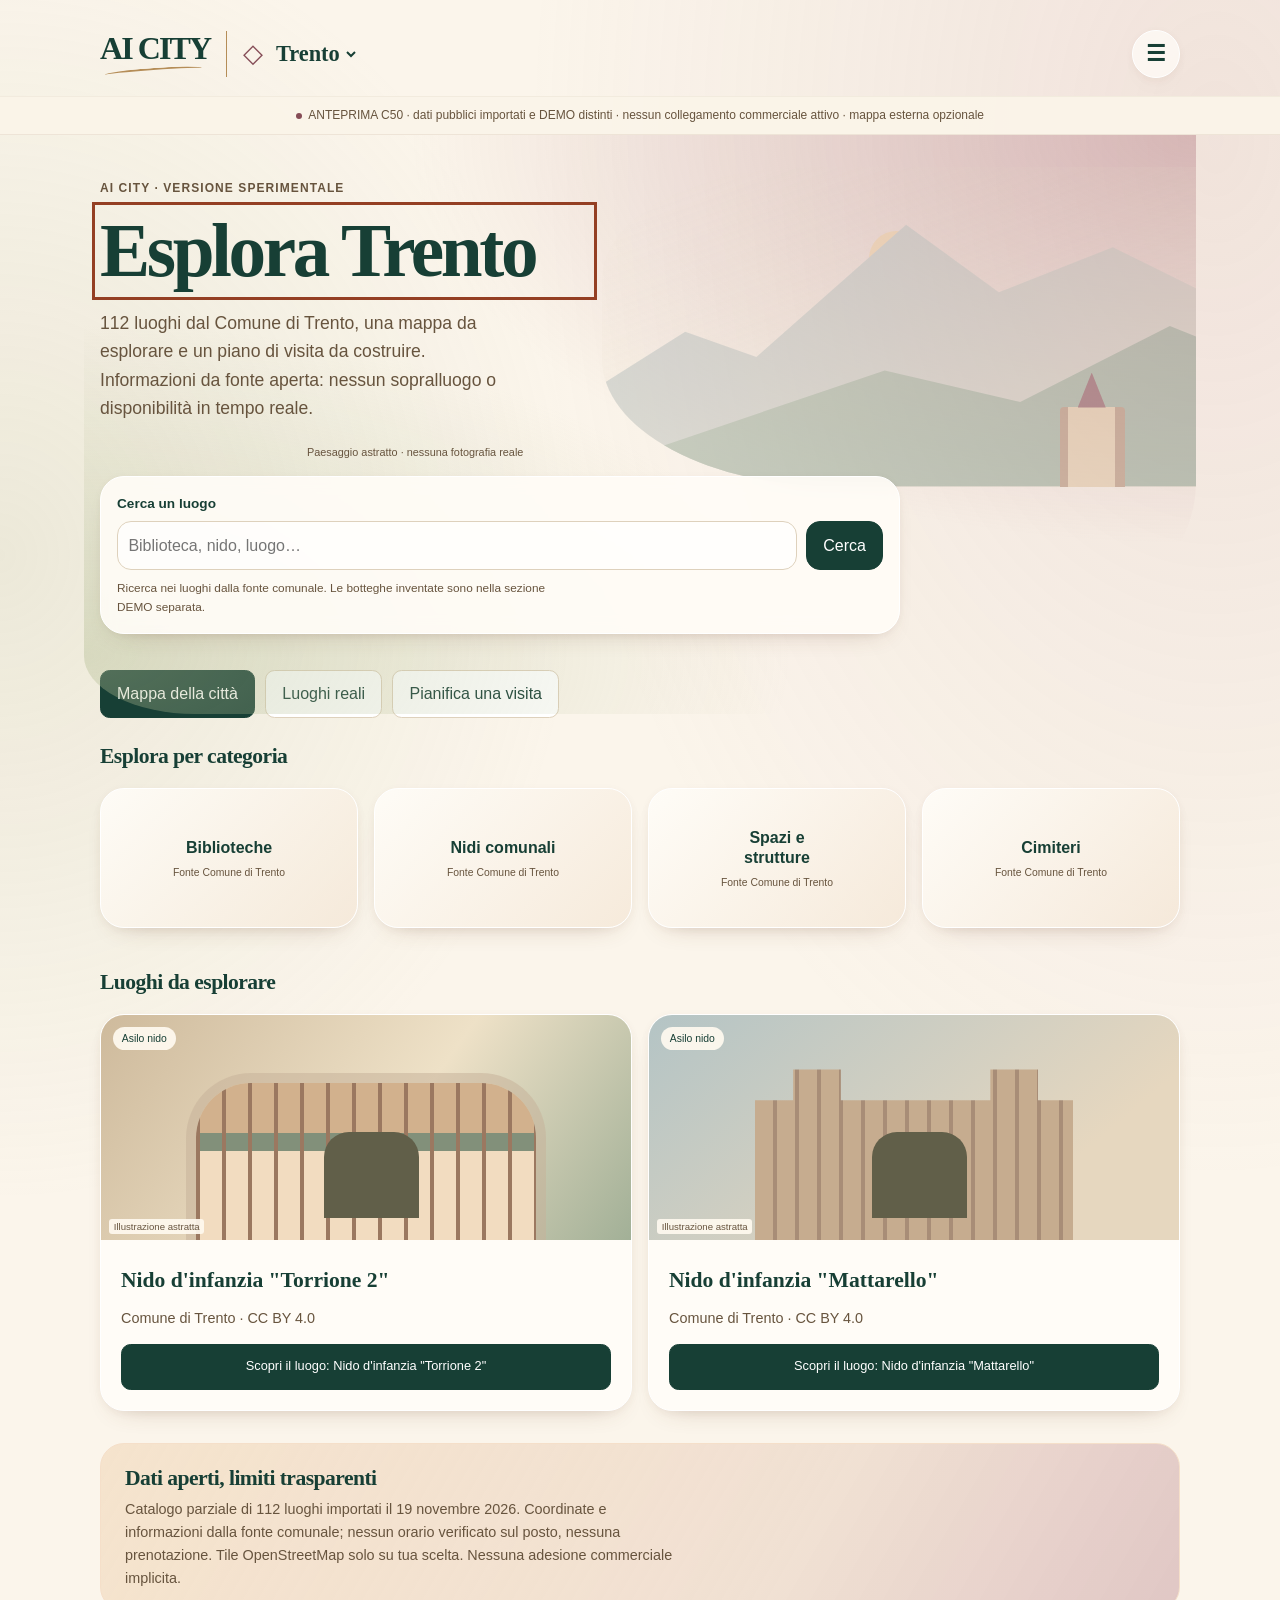
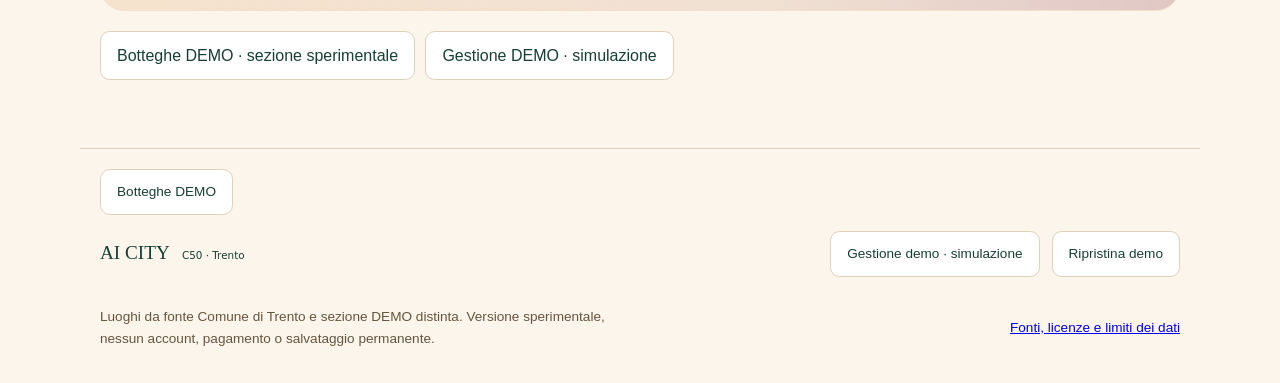
<file: index.html>
<!doctype html>
<html lang="it" data-city="neutral">
<head>
  <meta charset="utf-8">
  <meta name="viewport" content="width=device-width, initial-scale=1">
  <meta http-equiv="Content-Security-Policy" content="default-src 'none'; script-src 'self'; style-src 'self'; connect-src 'none'; img-src 'self' https://tile.openstreetmap.org; object-src 'none'; base-uri 'none'; form-action 'none'">
  <meta name="robots" content="noindex, nofollow">
  <meta name="referrer" content="no-referrer">
  <title>AI CITY — Trento 0.4.0</title>
  <link rel="stylesheet" href="vendor/leaflet/leaflet.css?v=a78371028241">
  <link rel="stylesheet" href="css/themes.css?v=1bc61b730424">
  <link rel="stylesheet" href="css/styles.css?v=4cbe241a34bc">
  <script defer src="vendor/leaflet/leaflet.js?v=85d455b45224"></script>
  <script defer src="js/demo-data.js?v=3ddd07dd8bb1"></script>
  <script defer src="js/themes/cities.js?v=68f220bba441"></script>
  <script defer src="js/state.js?v=ad04cb5efa0e"></script>
  <script defer src="js/content.js?v=97aa7e0a0146"></script>
  <script defer src="js/ui.js?v=668c3257b2c8"></script>
  <script defer src="js/navigation.js?v=e4daad73b8e9"></script>
  <script defer src="js/adapters/services.js?v=25bae5fc5af2"></script>
  <script defer src="js/components/city-map.js?v=9e49afd47bf9"></script>
  <script defer src="js/modules/catalog.js?v=ef05565b4fd0"></script>
  <script defer src="js/modules/editorial.js?v=5b3445614625"></script>
  <script defer src="js/modules/home.js?v=86980cf84861"></script>
  <script defer src="js/modules/discovery.js?v=f77cb1be9a32"></script>
  <script defer src="js/app.js?v=d16a31683021"></script>
</head>
<body>
  <a class="skip" href="#main">Vai al contenuto</a>
  <header class="site-header"><div class="header-inner">
    <button type="button" id="home" class="brand" aria-label="AI CITY — Homepage">AI CITY<span class="brand-stroke" aria-hidden="true"></span></button>
    <div class="city-control"><span class="territory-symbol" role="img" aria-label="Segno neutro, non simbolo territoriale ufficiale">◇</span><label class="sr-only" for="city-selector">Città disponibile</label><select id="city-selector" aria-describedby="city-hint"><option value="trento">Trento</option></select><span id="city-hint" class="sr-only">Solo Trento è disponibile; nessun'altra città è operativa.</span></div>
    <details class="compact-menu"><summary aria-label="Apri menu di navigazione"><span class="menu-lines" aria-hidden="true">☰</span></summary><nav aria-label="Navigazione principale"><button type="button" id="places-nav">Mappa della città</button><button type="button" id="planner-nav">Pianifica una visita</button></nav></details>
  </div></header>
  <aside class="demo-notice"><span class="notice-dot" aria-hidden="true"></span>ANTEPRIMA C50 · dati pubblici importati e DEMO distinti · nessun collegamento commerciale attivo · mappa esterna opzionale</aside>
  <main id="main" tabindex="-1"><h1>Trento si sta preparando</h1><p>Se il messaggio rimane visibile, verifica che tutti gli script locali siano presenti e consentiti.</p></main>
  <p id="announcement" class="sr-only" role="status" aria-live="polite" aria-atomic="true"></p>
  <footer><button type="button" id="explore">Botteghe DEMO</button><div class="footer-top"><span class="footer-wordmark">AI CITY <small>C50 · Trento</small></span><button type="button" id="manage">Gestione demo · simulazione</button><button type="button" id="reset">Ripristina demo</button></div><p>Luoghi da fonte Comune di Trento e sezione DEMO distinta. Versione sperimentale, nessun account, pagamento o salvataggio permanente.</p><p><a href="attributions.html">Fonti, licenze e limiti dei dati</a></p></footer>
  <noscript><p class="demo-notice">Abilita JavaScript locale per esplorare la demo. Nessun servizio esterno è necessario.</p></noscript>
</body>
</html>
</file>
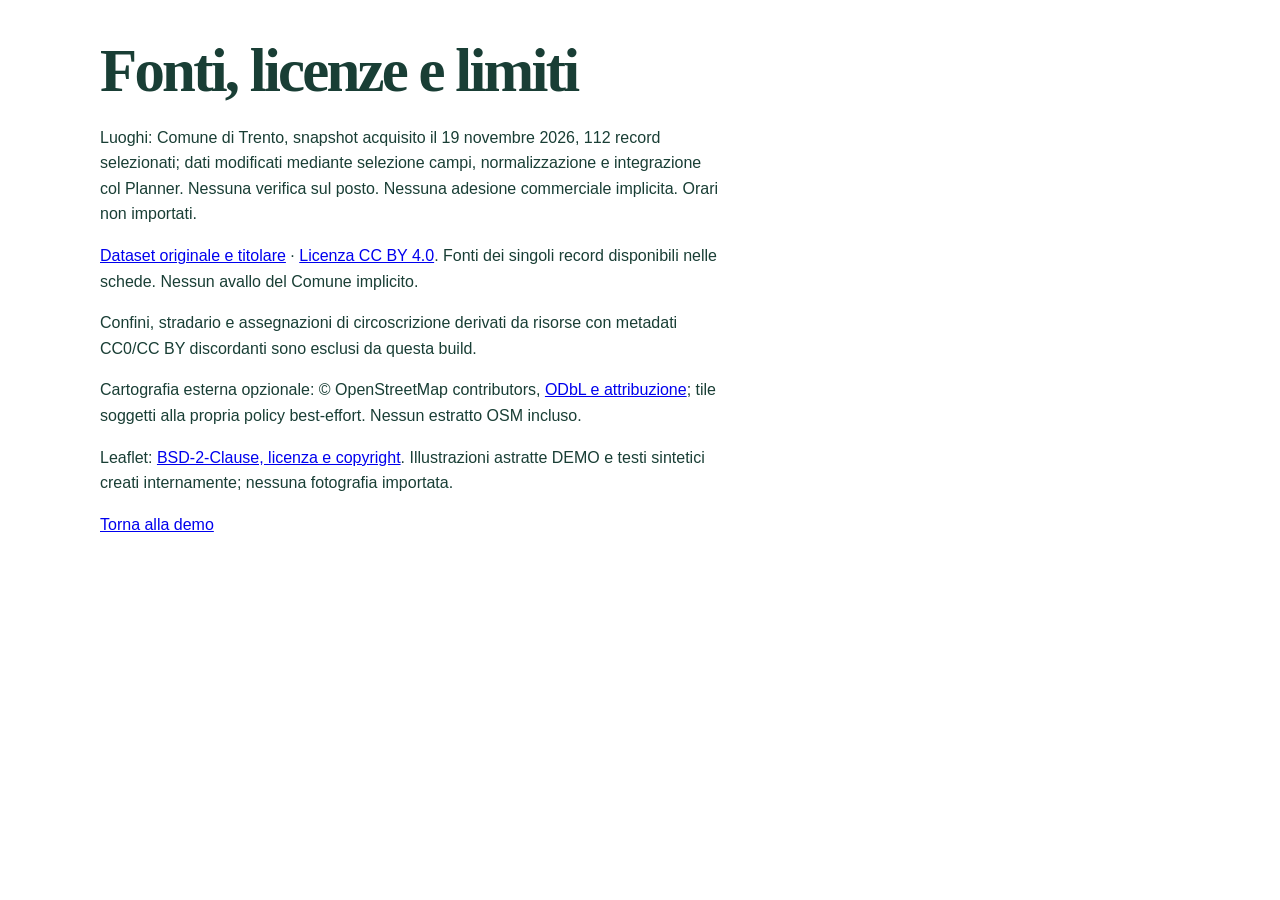
<file: attributions.html>
<!doctype html><html lang="it"><meta charset="utf-8"><meta name="viewport" content="width=device-width"><meta http-equiv="Content-Security-Policy" content="default-src 'none'; style-src 'self'; base-uri 'none'"><title>Fonti e licenze C50</title><link rel="stylesheet" href="css/styles.css"><main><h1>Fonti, licenze e limiti</h1><p>Luoghi: Comune di Trento, snapshot acquisito il 19 novembre 2026, 112 record selezionati; dati modificati mediante selezione campi, normalizzazione e integrazione col Planner. Nessuna verifica sul posto. Nessuna adesione commerciale implicita. Orari non importati.</p><p><a href="https://www.comune.trento.it/Amministrazione/Documenti-e-dati/Dataset/Luoghi-del-Comune-di-Trento">Dataset originale e titolare</a> · <a href="https://creativecommons.org/licenses/by/4.0/">Licenza CC BY 4.0</a>. Fonti dei singoli record disponibili nelle schede. Nessun avallo del Comune implicito.</p><p>Confini, stradario e assegnazioni di circoscrizione derivati da risorse con metadati CC0/CC BY discordanti sono esclusi da questa build.</p><p>Cartografia esterna opzionale: © OpenStreetMap contributors, <a href="https://www.openstreetmap.org/copyright">ODbL e attribuzione</a>; tile soggetti alla propria policy best-effort. Nessun estratto OSM incluso.</p><p>Leaflet: <a href="vendor/leaflet/LICENSE">BSD-2-Clause, licenza e copyright</a>. Illustrazioni astratte DEMO e testi sintetici creati internamente; nessuna fotografia importata.</p><a href="index.html">Torna alla demo</a></main></html>
</file>
<file: vendor/leaflet/leaflet.css>
/* required styles */

.leaflet-pane,
.leaflet-tile,
.leaflet-marker-icon,
.leaflet-marker-shadow,
.leaflet-tile-container,
.leaflet-pane > svg,
.leaflet-pane > canvas,
.leaflet-zoom-box,
.leaflet-image-layer,
.leaflet-layer {
	position: absolute;
	left: 0;
	top: 0;
	}
.leaflet-container {
	overflow: hidden;
	}
.leaflet-tile,
.leaflet-marker-icon,
.leaflet-marker-shadow {
	-webkit-user-select: none;
	   -moz-user-select: none;
	        user-select: none;
	  -webkit-user-drag: none;
	}
/* Prevents IE11 from highlighting tiles in blue */
.leaflet-tile::selection {
	background: transparent;
}
/* Safari renders non-retina tile on retina better with this, but Chrome is worse */
.leaflet-safari .leaflet-tile {
	image-rendering: -webkit-optimize-contrast;
	}
/* hack that prevents hw layers "stretching" when loading new tiles */
.leaflet-safari .leaflet-tile-container {
	width: 1600px;
	height: 1600px;
	-webkit-transform-origin: 0 0;
	}
.leaflet-marker-icon,
.leaflet-marker-shadow {
	display: block;
	}
/* .leaflet-container svg: reset svg max-width decleration shipped in Joomla! (joomla.org) 3.x */
/* .leaflet-container img: map is broken in FF if you have max-width: 100% on tiles */
.leaflet-container .leaflet-overlay-pane svg {
	max-width: none !important;
	max-height: none !important;
	}
.leaflet-container .leaflet-marker-pane img,
.leaflet-container .leaflet-shadow-pane img,
.leaflet-container .leaflet-tile-pane img,
.leaflet-container img.leaflet-image-layer,
.leaflet-container .leaflet-tile {
	max-width: none !important;
	max-height: none !important;
	width: auto;
	padding: 0;
	}

.leaflet-container img.leaflet-tile {
	/* See: https://bugs.chromium.org/p/chromium/issues/detail?id=600120 */
	mix-blend-mode: plus-lighter;
}

.leaflet-container.leaflet-touch-zoom {
	-ms-touch-action: pan-x pan-y;
	touch-action: pan-x pan-y;
	}
.leaflet-container.leaflet-touch-drag {
	-ms-touch-action: pinch-zoom;
	/* Fallback for FF which doesn't support pinch-zoom */
	touch-action: none;
	touch-action: pinch-zoom;
}
.leaflet-container.leaflet-touch-drag.leaflet-touch-zoom {
	-ms-touch-action: none;
	touch-action: none;
}
.leaflet-container {
	-webkit-tap-highlight-color: transparent;
}
.leaflet-container a {
	-webkit-tap-highlight-color: rgba(51, 181, 229, 0.4);
}
.leaflet-tile {
	filter: inherit;
	visibility: hidden;
	}
.leaflet-tile-loaded {
	visibility: inherit;
	}
.leaflet-zoom-box {
	width: 0;
	height: 0;
	-moz-box-sizing: border-box;
	     box-sizing: border-box;
	z-index: 800;
	}
/* workaround for https://bugzilla.mozilla.org/show_bug.cgi?id=888319 */
.leaflet-overlay-pane svg {
	-moz-user-select: none;
	}

.leaflet-pane         { z-index: 400; }

.leaflet-tile-pane    { z-index: 200; }
.leaflet-overlay-pane { z-index: 400; }
.leaflet-shadow-pane  { z-index: 500; }
.leaflet-marker-pane  { z-index: 600; }
.leaflet-tooltip-pane   { z-index: 650; }
.leaflet-popup-pane   { z-index: 700; }

.leaflet-map-pane canvas { z-index: 100; }
.leaflet-map-pane svg    { z-index: 200; }

.leaflet-vml-shape {
	width: 1px;
	height: 1px;
	}
.lvml {
	behavior: url(#default#VML);
	display: inline-block;
	position: absolute;
	}


/* control positioning */

.leaflet-control {
	position: relative;
	z-index: 800;
	pointer-events: visiblePainted; /* IE 9-10 doesn't have auto */
	pointer-events: auto;
	}
.leaflet-top,
.leaflet-bottom {
	position: absolute;
	z-index: 1000;
	pointer-events: none;
	}
.leaflet-top {
	top: 0;
	}
.leaflet-right {
	right: 0;
	}
.leaflet-bottom {
	bottom: 0;
	}
.leaflet-left {
	left: 0;
	}
.leaflet-control {
	float: left;
	clear: both;
	}
.leaflet-right .leaflet-control {
	float: right;
	}
.leaflet-top .leaflet-control {
	margin-top: 10px;
	}
.leaflet-bottom .leaflet-control {
	margin-bottom: 10px;
	}
.leaflet-left .leaflet-control {
	margin-left: 10px;
	}
.leaflet-right .leaflet-control {
	margin-right: 10px;
	}


/* zoom and fade animations */

.leaflet-fade-anim .leaflet-popup {
	opacity: 0;
	-webkit-transition: opacity 0.2s linear;
	   -moz-transition: opacity 0.2s linear;
	        transition: opacity 0.2s linear;
	}
.leaflet-fade-anim .leaflet-map-pane .leaflet-popup {
	opacity: 1;
	}
.leaflet-zoom-animated {
	-webkit-transform-origin: 0 0;
	    -ms-transform-origin: 0 0;
	        transform-origin: 0 0;
	}
svg.leaflet-zoom-animated {
	will-change: transform;
}

.leaflet-zoom-anim .leaflet-zoom-animated {
	-webkit-transition: -webkit-transform 0.25s cubic-bezier(0,0,0.25,1);
	   -moz-transition:    -moz-transform 0.25s cubic-bezier(0,0,0.25,1);
	        transition:         transform 0.25s cubic-bezier(0,0,0.25,1);
	}
.leaflet-zoom-anim .leaflet-tile,
.leaflet-pan-anim .leaflet-tile {
	-webkit-transition: none;
	   -moz-transition: none;
	        transition: none;
	}

.leaflet-zoom-anim .leaflet-zoom-hide {
	visibility: hidden;
	}


/* cursors */

.leaflet-interactive {
	cursor: pointer;
	}
.leaflet-grab {
	cursor: -webkit-grab;
	cursor:    -moz-grab;
	cursor:         grab;
	}
.leaflet-crosshair,
.leaflet-crosshair .leaflet-interactive {
	cursor: crosshair;
	}
.leaflet-popup-pane,
.leaflet-control {
	cursor: auto;
	}
.leaflet-dragging .leaflet-grab,
.leaflet-dragging .leaflet-grab .leaflet-interactive,
.leaflet-dragging .leaflet-marker-draggable {
	cursor: move;
	cursor: -webkit-grabbing;
	cursor:    -moz-grabbing;
	cursor:         grabbing;
	}

/* marker & overlays interactivity */
.leaflet-marker-icon,
.leaflet-marker-shadow,
.leaflet-image-layer,
.leaflet-pane > svg path,
.leaflet-tile-container {
	pointer-events: none;
	}

.leaflet-marker-icon.leaflet-interactive,
.leaflet-image-layer.leaflet-interactive,
.leaflet-pane > svg path.leaflet-interactive,
svg.leaflet-image-layer.leaflet-interactive path {
	pointer-events: visiblePainted; /* IE 9-10 doesn't have auto */
	pointer-events: auto;
	}

/* visual tweaks */

.leaflet-container {
	background: #ddd;
	outline-offset: 1px;
	}
.leaflet-container a {
	color: #0078A8;
	}
.leaflet-zoom-box {
	border: 2px dotted #38f;
	background: rgba(255,255,255,0.5);
	}


/* general typography */
.leaflet-container {
	font-family: "Helvetica Neue", Arial, Helvetica, sans-serif;
	font-size: 12px;
	font-size: 0.75rem;
	line-height: 1.5;
	}


/* general toolbar styles */

.leaflet-bar {
	box-shadow: 0 1px 5px rgba(0,0,0,0.65);
	border-radius: 4px;
	}
.leaflet-bar a {
	background-color: #fff;
	border-bottom: 1px solid #ccc;
	width: 26px;
	height: 26px;
	line-height: 26px;
	display: block;
	text-align: center;
	text-decoration: none;
	color: black;
	}
.leaflet-bar a,
.leaflet-control-layers-toggle {
	background-position: 50% 50%;
	background-repeat: no-repeat;
	display: block;
	}
.leaflet-bar a:hover,
.leaflet-bar a:focus {
	background-color: #f4f4f4;
	}
.leaflet-bar a:first-child {
	border-top-left-radius: 4px;
	border-top-right-radius: 4px;
	}
.leaflet-bar a:last-child {
	border-bottom-left-radius: 4px;
	border-bottom-right-radius: 4px;
	border-bottom: none;
	}
.leaflet-bar a.leaflet-disabled {
	cursor: default;
	background-color: #f4f4f4;
	color: #bbb;
	}

.leaflet-touch .leaflet-bar a {
	width: 30px;
	height: 30px;
	line-height: 30px;
	}
.leaflet-touch .leaflet-bar a:first-child {
	border-top-left-radius: 2px;
	border-top-right-radius: 2px;
	}
.leaflet-touch .leaflet-bar a:last-child {
	border-bottom-left-radius: 2px;
	border-bottom-right-radius: 2px;
	}

/* zoom control */

.leaflet-control-zoom-in,
.leaflet-control-zoom-out {
	font: bold 18px 'Lucida Console', Monaco, monospace;
	text-indent: 1px;
	}

.leaflet-touch .leaflet-control-zoom-in, .leaflet-touch .leaflet-control-zoom-out  {
	font-size: 22px;
	}


/* layers control */

.leaflet-control-layers {
	box-shadow: 0 1px 5px rgba(0,0,0,0.4);
	background: #fff;
	border-radius: 5px;
	}
.leaflet-control-layers-toggle {
	background-image: url(images/layers.png);
	width: 36px;
	height: 36px;
	}
.leaflet-retina .leaflet-control-layers-toggle {
	background-image: url(images/layers-2x.png);
	background-size: 26px 26px;
	}
.leaflet-touch .leaflet-control-layers-toggle {
	width: 44px;
	height: 44px;
	}
.leaflet-control-layers .leaflet-control-layers-list,
.leaflet-control-layers-expanded .leaflet-control-layers-toggle {
	display: none;
	}
.leaflet-control-layers-expanded .leaflet-control-layers-list {
	display: block;
	position: relative;
	}
.leaflet-control-layers-expanded {
	padding: 6px 10px 6px 6px;
	color: #333;
	background: #fff;
	}
.leaflet-control-layers-scrollbar {
	overflow-y: scroll;
	overflow-x: hidden;
	padding-right: 5px;
	}
.leaflet-control-layers-selector {
	margin-top: 2px;
	position: relative;
	top: 1px;
	}
.leaflet-control-layers label {
	display: block;
	font-size: 13px;
	font-size: 1.08333em;
	}
.leaflet-control-layers-separator {
	height: 0;
	border-top: 1px solid #ddd;
	margin: 5px -10px 5px -6px;
	}

/* Default icon URLs */
.leaflet-default-icon-path { /* used only in path-guessing heuristic, see L.Icon.Default */
	background-image: url(images/marker-icon.png);
	}


/* attribution and scale controls */

.leaflet-container .leaflet-control-attribution {
	background: #fff;
	background: rgba(255, 255, 255, 0.8);
	margin: 0;
	}
.leaflet-control-attribution,
.leaflet-control-scale-line {
	padding: 0 5px;
	color: #333;
	line-height: 1.4;
	}
.leaflet-control-attribution a {
	text-decoration: none;
	}
.leaflet-control-attribution a:hover,
.leaflet-control-attribution a:focus {
	text-decoration: underline;
	}
.leaflet-attribution-flag {
	display: inline !important;
	vertical-align: baseline !important;
	width: 1em;
	height: 0.6669em;
	}
.leaflet-left .leaflet-control-scale {
	margin-left: 5px;
	}
.leaflet-bottom .leaflet-control-scale {
	margin-bottom: 5px;
	}
.leaflet-control-scale-line {
	border: 2px solid #777;
	border-top: none;
	line-height: 1.1;
	padding: 2px 5px 1px;
	white-space: nowrap;
	-moz-box-sizing: border-box;
	     box-sizing: border-box;
	background: rgba(255, 255, 255, 0.8);
	text-shadow: 1px 1px #fff;
	}
.leaflet-control-scale-line:not(:first-child) {
	border-top: 2px solid #777;
	border-bottom: none;
	margin-top: -2px;
	}
.leaflet-control-scale-line:not(:first-child):not(:last-child) {
	border-bottom: 2px solid #777;
	}

.leaflet-touch .leaflet-control-attribution,
.leaflet-touch .leaflet-control-layers,
.leaflet-touch .leaflet-bar {
	box-shadow: none;
	}
.leaflet-touch .leaflet-control-layers,
.leaflet-touch .leaflet-bar {
	border: 2px solid rgba(0,0,0,0.2);
	background-clip: padding-box;
	}


/* popup */

.leaflet-popup {
	position: absolute;
	text-align: center;
	margin-bottom: 20px;
	}
.leaflet-popup-content-wrapper {
	padding: 1px;
	text-align: left;
	border-radius: 12px;
	}
.leaflet-popup-content {
	margin: 13px 24px 13px 20px;
	line-height: 1.3;
	font-size: 13px;
	font-size: 1.08333em;
	min-height: 1px;
	}
.leaflet-popup-content p {
	margin: 17px 0;
	margin: 1.3em 0;
	}
.leaflet-popup-tip-container {
	width: 40px;
	height: 20px;
	position: absolute;
	left: 50%;
	margin-top: -1px;
	margin-left: -20px;
	overflow: hidden;
	pointer-events: none;
	}
.leaflet-popup-tip {
	width: 17px;
	height: 17px;
	padding: 1px;

	margin: -10px auto 0;
	pointer-events: auto;

	-webkit-transform: rotate(45deg);
	   -moz-transform: rotate(45deg);
	    -ms-transform: rotate(45deg);
	        transform: rotate(45deg);
	}
.leaflet-popup-content-wrapper,
.leaflet-popup-tip {
	background: white;
	color: #333;
	box-shadow: 0 3px 14px rgba(0,0,0,0.4);
	}
.leaflet-container a.leaflet-popup-close-button {
	position: absolute;
	top: 0;
	right: 0;
	border: none;
	text-align: center;
	width: 24px;
	height: 24px;
	font: 16px/24px Tahoma, Verdana, sans-serif;
	color: #757575;
	text-decoration: none;
	background: transparent;
	}
.leaflet-container a.leaflet-popup-close-button:hover,
.leaflet-container a.leaflet-popup-close-button:focus {
	color: #585858;
	}
.leaflet-popup-scrolled {
	overflow: auto;
	}

.leaflet-oldie .leaflet-popup-content-wrapper {
	-ms-zoom: 1;
	}
.leaflet-oldie .leaflet-popup-tip {
	width: 24px;
	margin: 0 auto;

	-ms-filter: "progid:DXImageTransform.Microsoft.Matrix(M11=0.70710678, M12=0.70710678, M21=-0.70710678, M22=0.70710678)";
	filter: progid:DXImageTransform.Microsoft.Matrix(M11=0.70710678, M12=0.70710678, M21=-0.70710678, M22=0.70710678);
	}

.leaflet-oldie .leaflet-control-zoom,
.leaflet-oldie .leaflet-control-layers,
.leaflet-oldie .leaflet-popup-content-wrapper,
.leaflet-oldie .leaflet-popup-tip {
	border: 1px solid #999;
	}


/* div icon */

.leaflet-div-icon {
	background: #fff;
	border: 1px solid #666;
	}


/* Tooltip */
/* Base styles for the element that has a tooltip */
.leaflet-tooltip {
	position: absolute;
	padding: 6px;
	background-color: #fff;
	border: 1px solid #fff;
	border-radius: 3px;
	color: #222;
	white-space: nowrap;
	-webkit-user-select: none;
	-moz-user-select: none;
	-ms-user-select: none;
	user-select: none;
	pointer-events: none;
	box-shadow: 0 1px 3px rgba(0,0,0,0.4);
	}
.leaflet-tooltip.leaflet-interactive {
	cursor: pointer;
	pointer-events: auto;
	}
.leaflet-tooltip-top:before,
.leaflet-tooltip-bottom:before,
.leaflet-tooltip-left:before,
.leaflet-tooltip-right:before {
	position: absolute;
	pointer-events: none;
	border: 6px solid transparent;
	background: transparent;
	content: "";
	}

/* Directions */

.leaflet-tooltip-bottom {
	margin-top: 6px;
}
.leaflet-tooltip-top {
	margin-top: -6px;
}
.leaflet-tooltip-bottom:before,
.leaflet-tooltip-top:before {
	left: 50%;
	margin-left: -6px;
	}
.leaflet-tooltip-top:before {
	bottom: 0;
	margin-bottom: -12px;
	border-top-color: #fff;
	}
.leaflet-tooltip-bottom:before {
	top: 0;
	margin-top: -12px;
	margin-left: -6px;
	border-bottom-color: #fff;
	}
.leaflet-tooltip-left {
	margin-left: -6px;
}
.leaflet-tooltip-right {
	margin-left: 6px;
}
.leaflet-tooltip-left:before,
.leaflet-tooltip-right:before {
	top: 50%;
	margin-top: -6px;
	}
.leaflet-tooltip-left:before {
	right: 0;
	margin-right: -12px;
	border-left-color: #fff;
	}
.leaflet-tooltip-right:before {
	left: 0;
	margin-left: -12px;
	border-right-color: #fff;
	}

/* Printing */

@media print {
	/* Prevent printers from removing background-images of controls. */
	.leaflet-control {
		-webkit-print-color-adjust: exact;
		print-color-adjust: exact;
		}
	}
</file>
<file: css/themes.css>
/* Palette di progetto: non identifica una bandiera ufficiale. Fallback neutro alla radice. */
:root, :root[data-city="neutral"] {
  --cream: #f6f4ee; --paper: #fffdfa; --ink: #233d35; --muted: #59665d;
  --wine: #70666a; --wine-soft: #d8ced0; --sage: #ccd4c8; --gold: #b39b76;
  --line: #d7d9d0; --focus: #813f25;
}
:root[data-city="trento"] {
  --cream: #fbf5eb; --paper: #fffcf7; --ink: #173f35; --muted: #67543e;
  --wine: #854c56; --wine-soft: #d8b5b2; --sage: #c3c9ad; --gold: #b58d57;
  --line: #ded1bc; --focus: #943f23;
}
</file>
<file: css/styles.css>
:root {
  color-scheme: light;
  --ink: #193e35;
  --muted: #4b625a;
  --paper: #f5f3eb;
  --line: #bdcbc0;
  --green: #18583f;
  --focus: #a43b0b;
  font-family: system-ui, -apple-system, sans-serif;
  font-size: 16px;
  line-height: 1.6;
  color: var(--ink);
  background: var(--paper);
}
* { box-sizing: border-box; }
body { margin: 0; }
.site-header { background: #123d33; color: white; }
.header-inner, main, footer { max-width: 1120px; margin: auto; padding: 1.25rem; }
.header-inner { display: flex; flex-wrap: wrap; align-items: center; gap: 1rem; }
.brand { color: white; background: transparent; border: 0; padding: .25rem; font-size: 1.6rem; font-weight: 850; text-align: left; }
.brand span { display: block; font-size: .8rem; font-weight: 450; }
.version { border: 1px solid #94bbaa; border-radius: 2rem; padding: .25rem .7rem; font-size: .8rem; }
nav { display: flex; gap: .5rem; flex-wrap: wrap; margin-left: auto; }
nav button { color: white; background: transparent; border-color: #94bbaa; }
nav button[aria-current="page"] { color: #123d33; background: #e1efe4; }
.demo-notice { padding: .8rem 1.25rem; text-align: center; color: #4d390c; background: #f8dfa3; font-size: .9rem; }
main { min-height: 65vh; padding-top: 2rem; padding-bottom: 3rem; }
h1 { max-width: 20ch; font-size: clamp(2rem, 6vw, 3.8rem); line-height: 1.1; letter-spacing: -.045em; margin: .6rem 0 1.25rem; overflow-wrap: anywhere; }
h2 { font-size: 1.35rem; line-height: 1.3; }
h3 { font-size: 1.3rem; line-height: 1.3; margin: .5rem 0; }
p { max-width: 70ch; }
.lead { font-size: 1.15rem; }
.eyebrow { text-transform: uppercase; letter-spacing: .09em; font-size: .75rem; font-weight: 750; }
.muted, .field-hint { color: var(--muted); }
.hero { padding: .75rem 0 1.5rem; max-width: 760px; }
button, input, select, textarea { font: inherit; }
button { min-height: 46px; padding: .65rem 1rem; border: 1px solid #4d7160; background: white; color: var(--ink); border-radius: .6rem; cursor: pointer; white-space: normal; overflow-wrap: anywhere; }
button.primary { color: white; background: var(--green); border-color: var(--green); }
button:hover:not(:disabled) { box-shadow: 0 2px 0 #193e3533; }
button:disabled { color: #536159; background: #e0e5df; border-color: #8c9c90; cursor: not-allowed; }
:focus-visible { outline: 3px solid var(--focus); outline-offset: 4px; }
.site-header :focus-visible { outline-color: #ffdb91; }
h1:focus, h3:focus { outline: 3px solid var(--focus); outline-offset: 5px; }
.actions { display: flex; flex-wrap: wrap; gap: .65rem; margin: 1.25rem 0; }
.card, .profile-card { background: white; border: 1px solid var(--line); border-radius: 1rem; padding: 1.25rem; margin: 1rem 0; overflow-wrap: anywhere; }
.card.selected { border: 3px solid var(--green); padding: calc(1.25rem - 2px); }
.badge { display: inline-block; background: #e2ece2; border-radius: .4rem; padding: .25rem .65rem; font-size: .85rem; font-weight: 650; }
.filters { display: grid; grid-template-columns: minmax(0, 2fr) minmax(0, 1fr); gap: 1rem; }
label { display: block; font-weight: 650; margin: .9rem 0 .3rem; }
input, select, textarea { width: 100%; min-width: 0; min-height: 46px; padding: .65rem; background: white; color: var(--ink); border: 1px solid #657e70; border-radius: .45rem; }
textarea { min-height: 120px; resize: vertical; }
input[aria-invalid="true"], textarea[aria-invalid="true"], select[aria-invalid="true"] { border: 2px solid #932e19; }
.field-hint { font-size: .85rem; margin-top: .35rem; }
.result-count { font-weight: 700; }
.catalog-layout { display: grid; grid-template-columns: minmax(0, 1.1fr) minmax(0, .9fr); gap: 1.5rem; align-items: start; }
.catalog-layout > * { min-width: 0; }
.map { border: 2px dashed #708d77; border-radius: 1rem; padding: 1rem; background: repeating-linear-gradient(35deg, #e6eddf, #e6eddf 36px, #d7e4d3 37px, #d7e4d3 40px); }
.map > p, .map-selection { background: #f7f8f1; border-radius: .5rem; padding: .7rem; }
.map-selection:empty { display: none; }
.pins { display: grid; gap: 1rem; margin: 1.25rem 0; }
.pin { text-align: left; border: 2px solid var(--green); }
.pin[aria-pressed="true"] { color: white; background: var(--green); }
.details { display: grid; grid-template-columns: minmax(120px, .6fr) minmax(0, 2fr); gap: .8rem 1.25rem; }
dt { font-weight: 700; }
dd { margin: 0; overflow-wrap: anywhere; }
.empty-state, .error-panel, .feedback { padding: 1rem; border: 1px solid var(--line); border-radius: .7rem; background: #e8eee3; overflow-wrap: anywhere; }
.error-panel, .form-errors { color: #832916; }
.form-errors:empty { display: none; }
.domain { background: white; border: 1px solid var(--line); padding: 1rem; border-radius: .7rem; overflow-wrap: anywhere; font-weight: 700; }
form:not(.filters) { max-width: 720px; }
fieldset { border: 1px solid #657e70; border-radius: .6rem; margin-top: 1.5rem; min-width: 0; }
legend { padding: 0 .4rem; font-weight: 700; }
.check { display: flex; align-items: flex-start; gap: .75rem; font-weight: 400; padding: .4rem 0; }
.check input { width: 24px; height: 24px; min-height: 24px; flex: 0 0 24px; margin-top: .2rem; }
footer { border-top: 1px solid var(--line); display: flex; flex-wrap: wrap; align-items: center; justify-content: space-between; gap: 1rem; font-size: .85rem; }
.skip { position: absolute; top: -100px; left: 1rem; z-index: 10; background: white; color: var(--ink); padding: 1rem; }
.skip:focus { top: 1rem; }
.sr-only { position: absolute; width: 1px; height: 1px; overflow: hidden; clip-path: inset(50%); white-space: nowrap; }
@media (max-width: 700px) {
  .header-inner, main, footer { padding-left: 1rem; padding-right: 1rem; }
  nav { width: 100%; margin-left: 0; }
  nav button { flex: 1; }
  .version { margin-left: auto; }
  .filters, .catalog-layout, .details { grid-template-columns: minmax(0, 1fr); }
  .map-section { margin-top: .5rem; }
  .details { gap: .2rem; }
  dd { margin-bottom: .9rem; }
  .actions > button { flex: 1 1 180px; }
}
@media (prefers-reduced-motion: reduce) { * { scroll-behavior: auto; } }
/* Lo schema opzionale crea i segnaposto solo quando viene aperto. */
summary { cursor: pointer; min-height: 46px; padding: .7rem; border: 1px solid var(--line); border-radius: .5rem; font-weight: 650; }
details[open] > summary { margin-bottom: .75rem; }

/* AI CITY 0.4.0 — design system: carta, crema e velature territoriali astratte. */
:root {
  --green: var(--ink);
  --radius-panel: 24px;
  --shadow-paper: 0 12px 28px -20px #6d462e75, 0 2px 8px #6d462e0c;
  font-family: -apple-system, BlinkMacSystemFont, 'Segoe UI', sans-serif;
  color: var(--ink);
  background: var(--cream);
}
body {
  background: radial-gradient(ellipse at 95% 7%, #be8c922d, transparent 40%), radial-gradient(ellipse at 0% 28%, #b4bb9536, transparent 32%), var(--cream);
}
h1, h2, h3, .brand, .footer-wordmark { font-family: Georgia, 'Times New Roman', serif; }
h1 { font-weight: 600; letter-spacing: -.045em; line-height: 1.09; }
h2 { font-weight: 600; letter-spacing: -.025em; }
.site-header { color: var(--ink); background: transparent; }
.header-inner { position: relative; gap: 1rem; padding-top: 1.5rem; padding-bottom: .8rem; }
.brand { color: var(--ink); position: relative; font-size: 2rem; line-height: 1; letter-spacing: -.06em; padding: .5rem 0; min-height: 50px; }
.brand-stroke { display: block; height: 7px; margin: 4px 8px 0 5px; border-top: 2px solid var(--gold); border-radius: 50%; transform: rotate(-4deg); }
.city-control { display: flex; gap: .35rem; align-items: center; border-left: 1px solid var(--gold); padding-left: 1rem; }
.city-control select { width: auto; max-width: 145px; border: 0; background: transparent; font-family: Georgia, serif; font-size: 1.4rem; font-weight: 600; color: var(--ink); padding: .2rem; }
.territory-symbol { color: var(--wine); font-size: 1.6rem; }
.compact-menu { margin-left: auto; }
.compact-menu > summary { list-style: none; display: grid; place-items: center; min-width: 48px; min-height: 48px; padding: .5rem; border: 1px solid #fff; border-radius: 50%; background: #fffcf7c9; box-shadow: var(--shadow-paper); }
.compact-menu > summary::-webkit-details-marker { display: none; }
.menu-lines { font-size: 1.35rem; line-height: 1; }
.compact-menu nav { position: absolute; right: 1rem; top: calc(100% - 6px); z-index: 20; margin: 0; padding: .75rem; background: var(--paper); border: 1px solid var(--line); border-radius: 16px; box-shadow: var(--shadow-paper); max-width: calc(100vw - 2rem); }
nav button { color: var(--ink); border-color: var(--line); background: var(--paper); }
.site-header :focus-visible { outline-color: var(--focus); }
.demo-notice { position: sticky; top: 0; z-index: 10; background: #faf4e9f5; color: var(--muted); font-size: .75rem; padding: .55rem 1rem; border-top: 1px solid #e3d7c755; border-bottom: 1px solid #e3d7c788; }
.notice-dot { display: inline-block; width: 6px; height: 6px; border-radius: 50%; background: var(--wine); margin-right: .4rem; }
main { padding-top: 1.8rem; }
.eyebrow { color: var(--muted); }
.home-page { padding-top: 0; }
.hero { position: relative; max-width: none; padding: 2rem 0 0; isolation: isolate; }
.hero::before { content: ''; position: absolute; z-index: -2; inset: 0 -1rem -4rem; background: radial-gradient(ellipse at 100% 0%, #aa6c7760, transparent 50%), radial-gradient(ellipse at 0% 90%, #b3bd9366, transparent 45%); border-radius: 0 0 40% 10%; pointer-events: none; }
.hero h1 { position: relative; z-index: 1; font-size: clamp(2.25rem, 6.4vw, 4.7rem); max-width: 13ch; margin-top: .5rem; margin-bottom: 1.1rem; }
.hero > .lead { position: relative; z-index: 1; max-width: 43ch; color: var(--muted); font-size: 1.1rem; }
.landscape { position: absolute; z-index: -1; right: -1rem; top: 2rem; width: 55%; height: 270px; overflow: hidden; opacity: .55; background: linear-gradient(160deg, transparent 0%, #e4d9c766 70%); border-radius: 35% 0 0 40%; }
.landscape-ridge { position: absolute; inset: 12% -10% 0; background: linear-gradient(145deg, #b1bec0, #d6caba); clip-path: polygon(0 77%, 20% 45%, 30% 54%, 51% 7%, 64% 31%, 80% 15%, 100% 40%, 100% 100%, 0 100%); }
.landscape-ridge::after { content: ''; position: absolute; inset: 25% 0 0; background: linear-gradient(145deg, #a5b3a0, #8e9f8e); clip-path: polygon(0 100%, 48% 45%, 67% 60%, 88% 24%, 100% 40%, 100% 100%); }
.landscape-sun { position: absolute; width: 55px; height: 55px; border-radius: 50%; background: #edcda3; top: 20%; left: 45%; }
.landscape-village { position: absolute; bottom: 0; right: 12%; width: 65px; height: 80px; background: linear-gradient(90deg, #ac856c 12%, #dec2a0 12% 85%, #ac856c 85%); border-radius: 4px 4px 0 0; }
.landscape-village::before { content: ''; position: absolute; top: -34px; left: 18px; width: 28px; height: 35px; background: var(--wine); clip-path: polygon(0 100%, 50% 0, 100% 100%); }
.art-caption { position: relative; text-align: right; font-size: .68rem; color: var(--muted); padding: .3rem 0; margin-bottom: .6rem; }
.home-search { position: relative; z-index: 2; display: grid; grid-template-columns: minmax(0, 1fr) auto; column-gap: .6rem; padding: 1rem; border: 1px solid #fff; border-radius: var(--radius-panel); background: #fffcf7eb; box-shadow: var(--shadow-paper); max-width: none !important; }
.home-search label { grid-column: 1/-1; margin: 0 0 .4rem; font-size: .85rem; color: var(--ink); }
.home-search input { grid-column: 1; grid-row: 2; border: 1px solid var(--line); border-radius: 14px; background: #ffffff9c; }
.home-search .field-hint { grid-column: 1/-1; margin: .6rem 0 0; font-size: .74rem; }
.home-search button { grid-column: 2; grid-row: 2; border-radius: 14px; }
.home-categories { margin: 1.5rem 0 2.5rem; }
.category-grid { display: grid; grid-template-columns: repeat(4, minmax(0,1fr)); gap: .7rem; }
.category-tile { display: flex; flex-direction: column; align-items: center; justify-content: center; gap: .5rem; min-height: 140px; border-radius: var(--radius-panel); background: linear-gradient(135deg, #fffdf8ed, #f4e6d5bb); border: 1px solid #fff; box-shadow: var(--shadow-paper); padding: 1rem .5rem; }
.category-tile:disabled { color: var(--ink); background: linear-gradient(135deg, #fffdf8bf, #f2e7d899); border-color: #fff; cursor: default; }
.category-name { max-width: 13ch; line-height: 1.25; font-weight: 600; }
.category-status { font-size: .65rem; line-height: 1.3; color: var(--muted); }
.category-icon { position: relative; display: block; width: 26px; height: 28px; color: var(--ink); }
.icon-bag { border: 2px solid currentColor; border-radius: 3px; height: 24px; margin-top: 5px; }
.icon-bag::before { content:'';position:absolute;width:9px;height:10px;left:6px;top:-9px;border:2px solid currentColor;border-bottom:0;border-radius:7px 7px 0 0; }
.icon-food { border-left: 3px solid currentColor; border-right: 3px solid currentColor; width: 18px; border-radius: 3px; }
.icon-food::before { content:'';position:absolute;left:-6px;top:0;width:9px;height:11px;border:2px solid currentColor;border-top:0;border-radius:0 0 5px 5px; }
.icon-place { border: 2px solid currentColor; width: 23px; height: 27px; border-radius: 50% 50% 50% 0; transform: rotate(-45deg); }
.icon-place::after { content:'';position:absolute;width:6px;height:6px;border:2px solid currentColor;border-radius:50%;left:6px;top:6px; }
.icon-calendar { border: 2px solid currentColor; border-radius: 4px; height: 24px; margin-top: 4px; }
.icon-calendar::before { content:'';position:absolute;top:5px;left:0;width:100%;border-top:2px solid currentColor; }
.section-heading { display:flex;gap:.75rem;align-items:center;justify-content:space-between;margin-bottom:.75rem; }
.section-heading h2 { font-size:clamp(1.5rem,4.5vw,2.2rem);margin:.5rem 0; }
.section-heading button { background:transparent;border:0;padding:.5rem 0;flex-shrink:0;color:var(--muted); }
.featured-grid { display:grid;grid-template-columns:repeat(2,minmax(0,1fr));gap:1rem; }
.featured-card { min-width:0;border-radius:var(--radius-panel);overflow:hidden;border:1px solid #fff;background:var(--paper);box-shadow:var(--shadow-paper); }
.merchant-art { position:relative;height:175px;overflow:hidden;background:linear-gradient(125deg,#ceba9c,#eee1c7 55%,#a2b097); }
.merchant-art::before { content:'';position:absolute;inset:30% 18% -10%;background:repeating-linear-gradient(90deg,#9b7860 0 4px,transparent 4px 26px),linear-gradient(#d2b18d 0 28%,#82907a 28% 38%,#f2dcc0 38%);border-radius:55px 55px 0 0;box-shadow:0 0 0 10px #c7b29b88; }
.merchant-art::after { content:'';position:absolute;bottom:10%;left:42%;height:38%;width:18%;background:#615f49;border-radius:25px 25px 0 0; }
.art-1 { background:linear-gradient(140deg,#b4c4c5,#e6d7bf 75%); }
.art-1::before { inset:24% 20% -10%;border-radius:0;background:repeating-linear-gradient(90deg,#c6ac8f 0 18px,#a88d77 18px 22px);clip-path:polygon(0 100%,0 16%,12% 16%,12% 0,27% 0,27% 16%,74% 16%,74% 0,89% 0,89% 16%,100% 16%,100% 100%); }
.art-tag { position:absolute;z-index:1;top:.75rem;left:.75rem;padding:.2rem .55rem;background:#fffaf0eb;border-radius:2rem;font-size:.65rem;color:var(--ink); }
.art-note { position:absolute;z-index:1;bottom:.4rem;left:.5rem;background:#fffaf0e8;font-size:.6rem;color:var(--muted);padding:0 .3rem;border-radius:3px; }
.featured-body { padding:1rem; }
.featured-body h3 { font-size:1.35rem;line-height:1.15;font-weight:600;overflow-wrap:anywhere; }
.featured-body p { font-size:.9rem;color:var(--muted);line-height:1.5; }
.featured-body .actions { margin:.75rem 0 0; }
.featured-body button { font-size:.8rem;padding:.5rem .7rem;width:100%; }
.scenario-panel { margin:2rem 0 1rem;border-radius:var(--radius-panel);background:linear-gradient(120deg,#f4dfc5cc,#ead3c399 65%,#d2afb2aa);padding:1.25rem 1.5rem;border:1px solid #f5dfc9; }
.scenario-panel h2 { margin:0;font-size:1.35rem; }.scenario-panel p { margin:.4rem 0 0;color:var(--muted);font-size:.9rem; }
.management-link { width:100%;text-align:left;border-radius:16px;background:transparent;border-color:var(--line); }
.management-note { font-size:.75rem;color:var(--muted);margin:.5rem .5rem; }
.card,.profile-card { background:#fffcf7ed;border-color:var(--line);border-radius:var(--radius-panel);box-shadow:var(--shadow-paper); }
button { border-color:var(--line);transition:background-color .16s ease,box-shadow .16s ease; }
button.primary { background:var(--ink);border-color:var(--ink); }
input,select,textarea { color:var(--ink);border-color:#998a73; }
.badge { background:#e9e4d6;color:var(--ink); }
.map { background:linear-gradient(135deg,#e8e6d6,#ece0d7);border-color:#8b977f; }
.pin { border-color:var(--ink); }.pin[aria-pressed="true"] { background:var(--ink); }
footer { border-top:1px solid var(--line);color:var(--muted); }.footer-top { display:flex;flex-wrap:wrap;align-items:center;gap:.75rem;width:100%; }
.footer-wordmark { color:var(--ink);font-size:1.2rem;margin-right:auto; }.footer-wordmark small { font-family:system-ui,sans-serif;font-size:.65rem;margin-left:.5rem; }
:focus-visible { outline-color:var(--focus);scroll-margin-top:5rem; }h1:focus,h3:focus { outline-color:var(--focus);scroll-margin-top:5rem; }
@supports (backdrop-filter:blur(8px)) { .home-search,.compact-menu nav { backdrop-filter:blur(8px); } }
@media(min-width:768px) { .hero { padding-bottom:1rem; }.hero .landscape { height:320px; }.home-search { max-width:800px !important; }.category-grid { gap:1rem; }.merchant-art { height:225px; }.featured-body { padding:1.25rem; } }
@media(max-width:700px) { .header-inner { gap:.65rem;flex-wrap:nowrap; }.brand { font-size:1.7rem; }.city-control { padding-left:.65rem; }.city-control select { font-size:1.25rem;max-width:105px; }.compact-menu nav { width:auto; }.hero > .lead { max-width:30ch;font-size:1rem; }.hero .landscape { top:2.5rem;width:56%;opacity:.3; }.featured-grid { gap:.7rem; }.merchant-art { height:135px; }.featured-body { padding:.8rem; }.featured-body h3 { font-size:1.2rem; }.featured-body p { font-size:.82rem; }.category-grid { gap:.5rem; }.category-tile { min-height:125px;border-radius:20px; }.category-name { font-size:.8rem; }.section-heading button { font-size:.8rem; } }
@media(max-width:350px) { .brand { font-size:1.5rem; }.territory-symbol { display:none; }.city-control select { max-width:90px; }.category-grid { grid-template-columns:repeat(2,minmax(0,1fr)); }.featured-grid { grid-template-columns:1fr; }.hero h1 { font-size:2.2rem; }.home-search { padding:.8rem; }.home-search button { padding:.6rem; } }
@media(prefers-reduced-motion:reduce) { *,*::before,*::after { transition:none !important;animation:none !important;scroll-behavior:auto !important; } }

/* C35: superficie cartografica esterna, nessuna modifica ai token del design. */
.geo-section { margin:1rem 0 2rem;padding:1rem;border:1px solid var(--line);border-radius:var(--radius-panel);background:var(--paper); }
.geo-frame { display:block;width:100%;height:24rem;max-height:65vh;border:1px solid var(--line);border-radius:1rem;margin-top:1rem; }
.geo-section a { color:var(--ink);text-decoration:underline;overflow-wrap:anywhere; }

.geo-frame:empty { display:none; }
.geo-frame .leaflet-control a { color:#173f35; }
</file>
